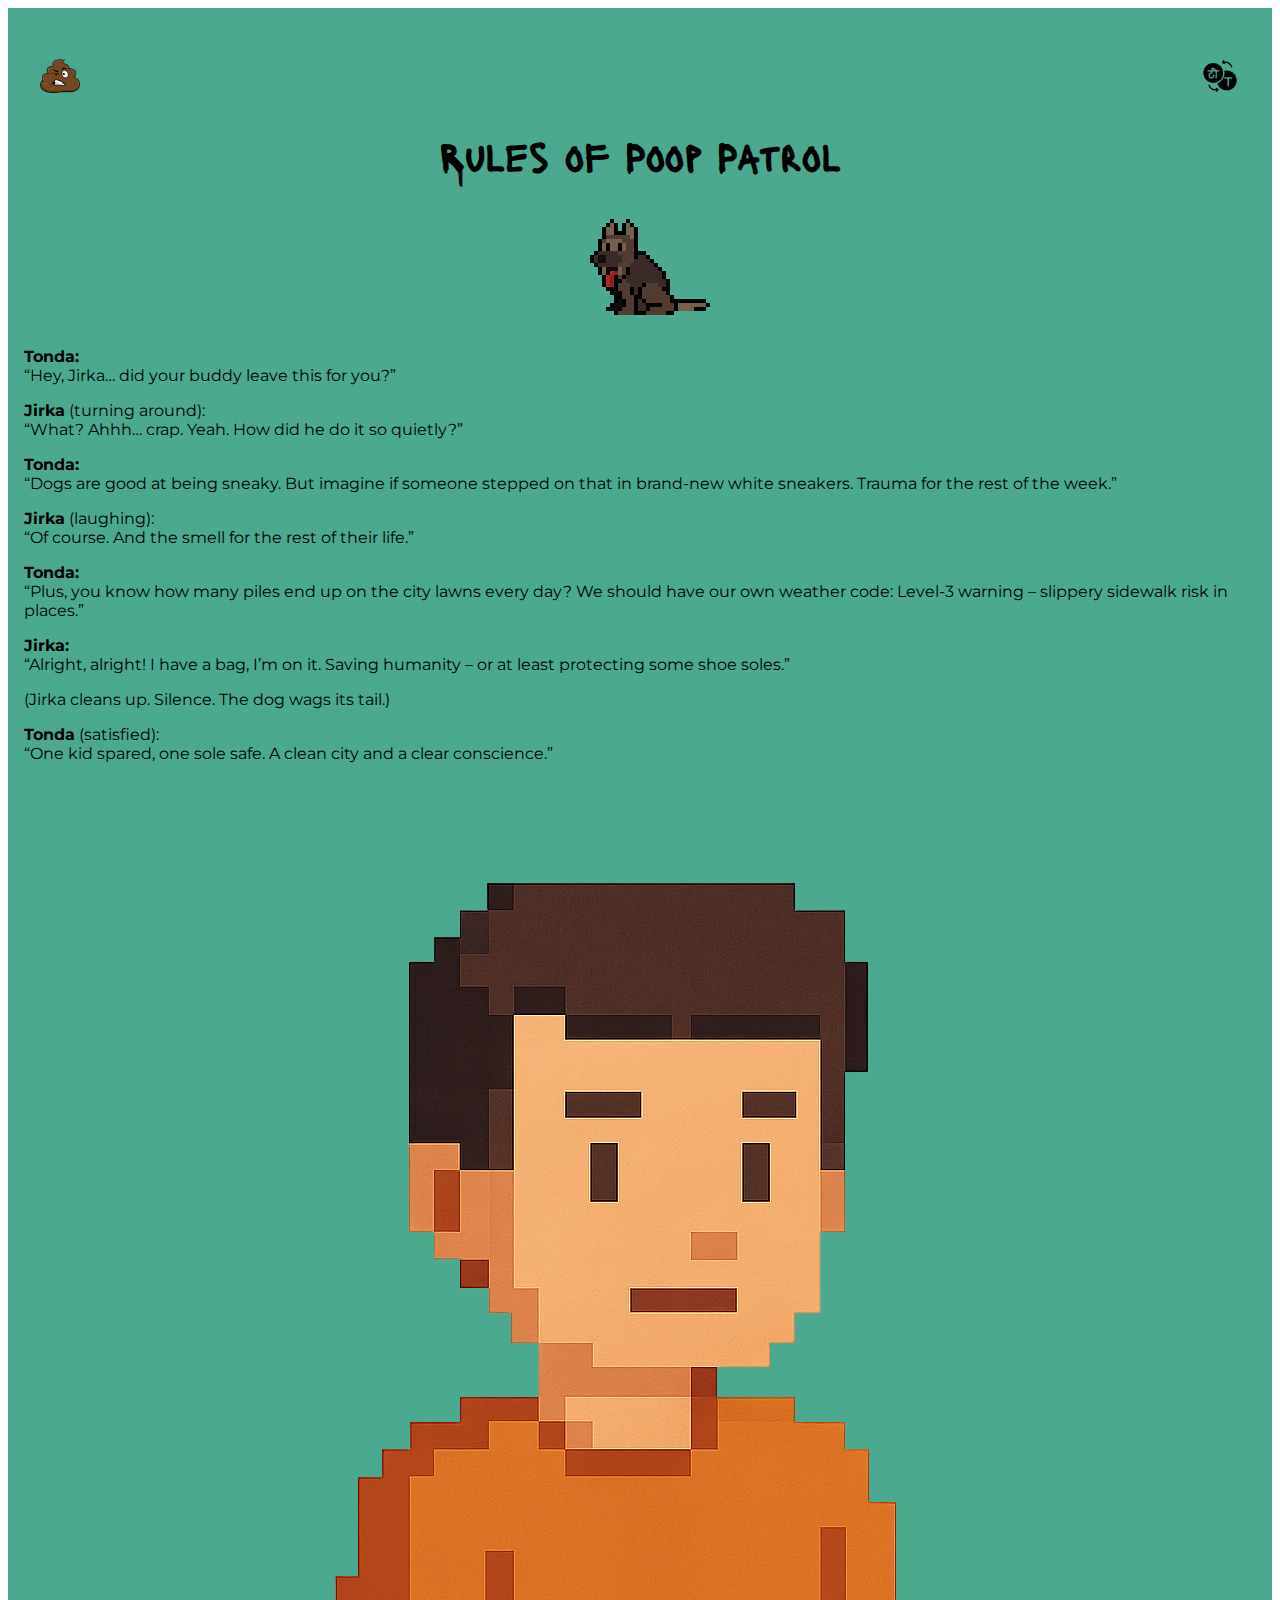
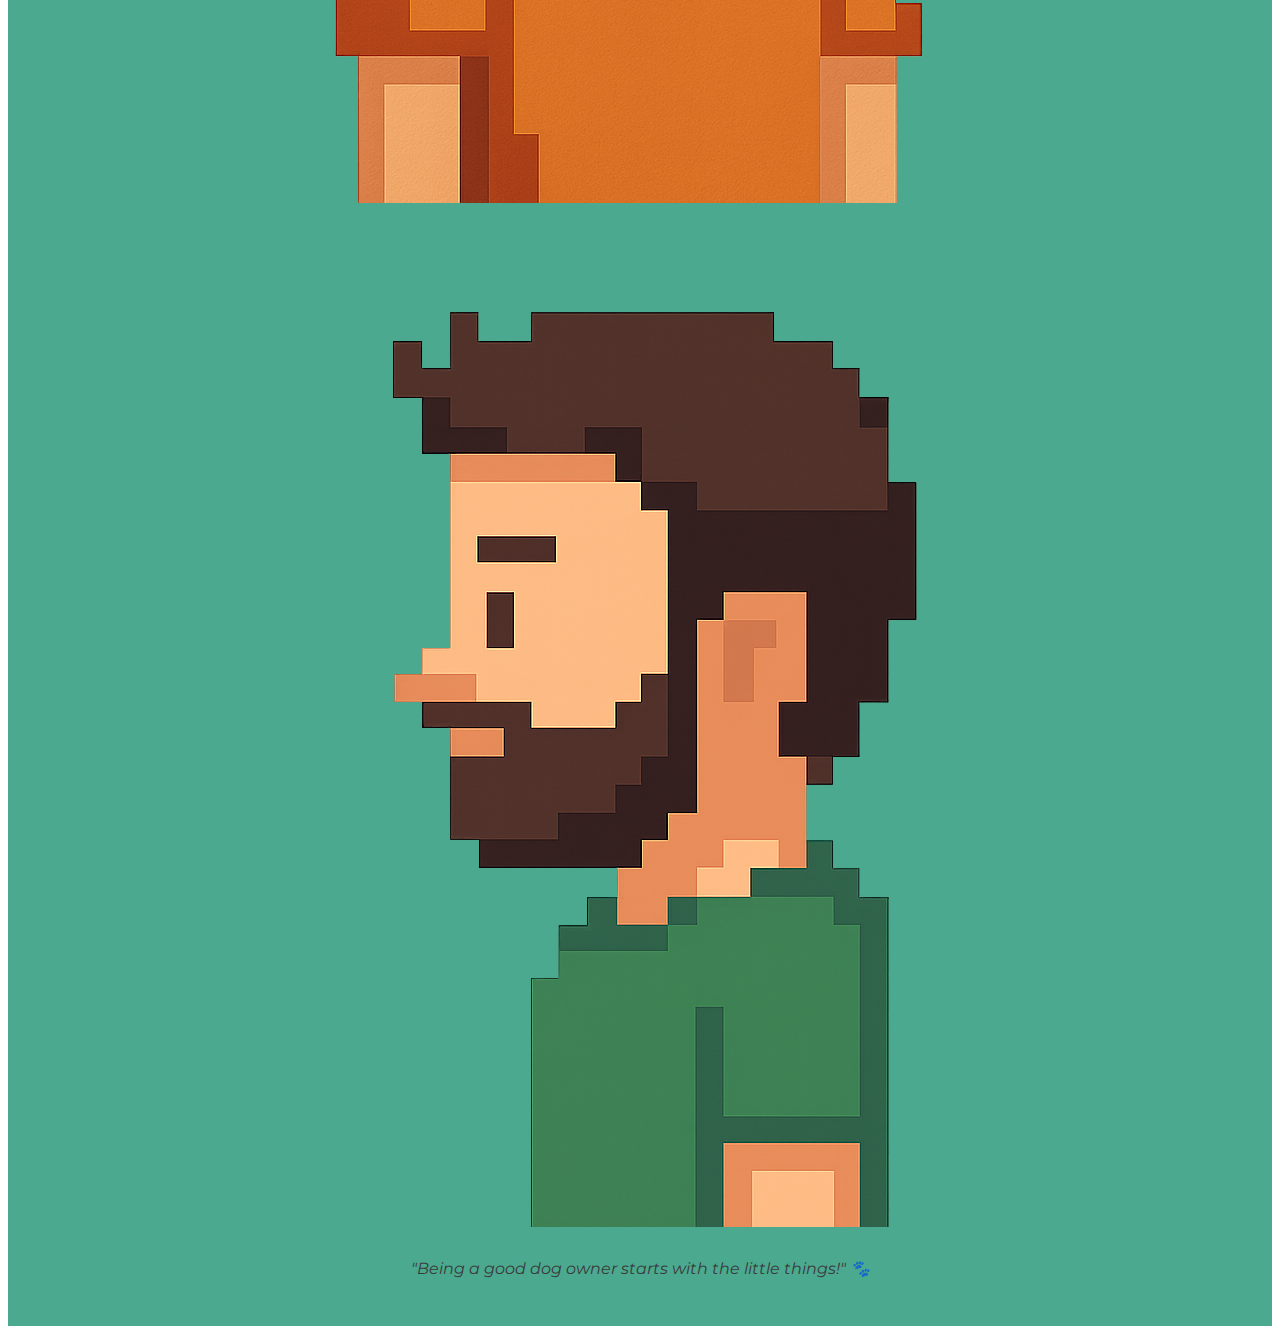
<file: educatinotext.html>
<!DOCTYPE html>
<html lang="en">
<head>
  <meta charset="UTF-8" />
  <meta name="viewport" content="width=device-width, initial-scale=1.0"/>
  <link rel="stylesheet" href="rulesScreen.css"/>
  <link rel="preconnect" href="https://fonts.googleapis.com" />
  <link rel="preconnect" href="https://fonts.gstatic.com" crossorigin />
  <link href="https://fonts.googleapis.com/css2?family=Lacquer&family=Lobster&family=Lora:ital@0;1&family=Montserrat:ital,wght@0,100..900;1,100..900&family=Playfair+Display:ital,wght@0,400..900;1,400..900&family=Reenie+Beanie&family=Roboto:ital,wght@0,100..900;1,100..900&display=swap" rel="stylesheet" />
  <title>Poop Patrol – Education</title>
</head>
<body>
  <main class="rules-screen">
    <!-- Back button -->
        <div class="rules-screen__top-bar">
            <button class="rules-screen__back-btn" onclick="history.back()" aria-label="Back to start screen">
                <img src="imgs/poop.png" alt="Back icon" class="rules-screen__back-icon" />
            </button>
            <button class="rules-screen__language-btn" aria-label="Change language">
                <img src="icons/convert.png" alt="Language icon" class="rules-screen__language-icon" />
            </button>

    </div>

    <!-- Title -->
    <h1 class="rules-screen__title">Rules of Poop Patrol</h1>

    <!-- image of our Hero -->
    <div class="sprite-dog"></div>

    <!-- dialog section -->
    <section class="rules-screen__dialogue">
        <p><strong>Tonda:</strong><br>“Hey, Jirka… did your buddy leave this for you?”</p>
    
        <p><strong>Jirka</strong> (turning around):<br>“What? Ahhh… crap. Yeah. How did he do it so quietly?”</p>
    
        <p><strong>Tonda:</strong><br>“Dogs are good at being sneaky. But imagine if someone stepped on that in brand-new white sneakers. Trauma for the rest of the week.”</p>
    
        <p><strong>Jirka</strong> (laughing):<br>“Of course. And the smell for the rest of their life.”</p>
    
        <p><strong>Tonda:</strong><br>“Plus, you know how many piles end up on the city lawns every day? We should have our own weather code: Level-3 warning – slippery sidewalk risk in places.”</p>
    
        <p><strong>Jirka:</strong><br>“Alright, alright! I have a bag, I’m on it. Saving humanity – or at least protecting some shoe soles.”</p>
    
        <p>(Jirka cleans up. Silence. The dog wags its tail.)</p>
    
        <p><strong>Tonda</strong> (satisfied):<br>“One kid spared, one sole safe. A clean city and a clear conscience.”</p>
    </section>

    <!-- image -->
     <img class="tonda" src="imgs/tonda.png" alt="Tonda">
     <img class="jirka" src="imgs/jirka.png" alt="Jirka">

    <!-- fun fact -->
    <p class="rules-screen__quote">"Being a good dog owner starts with the little things!" 🐾</p>
  </main>
</body>
</html>
</file>
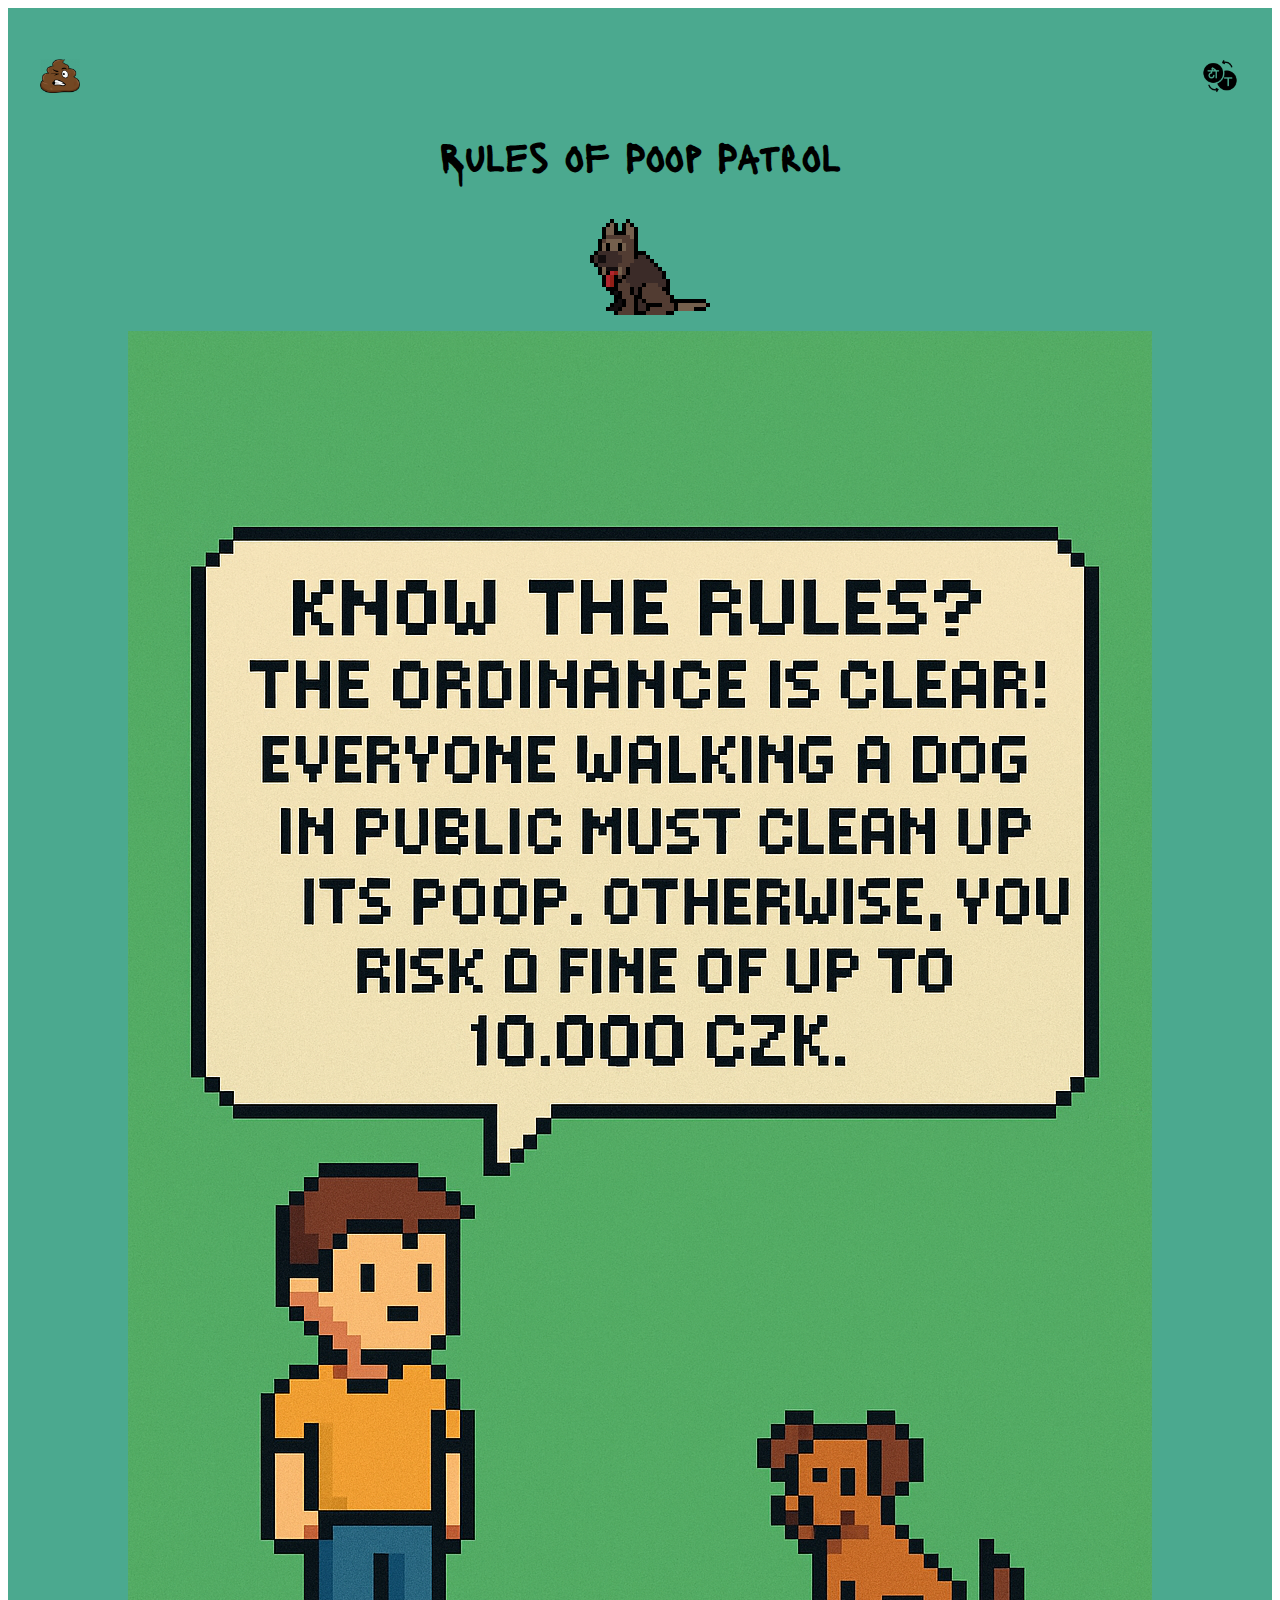
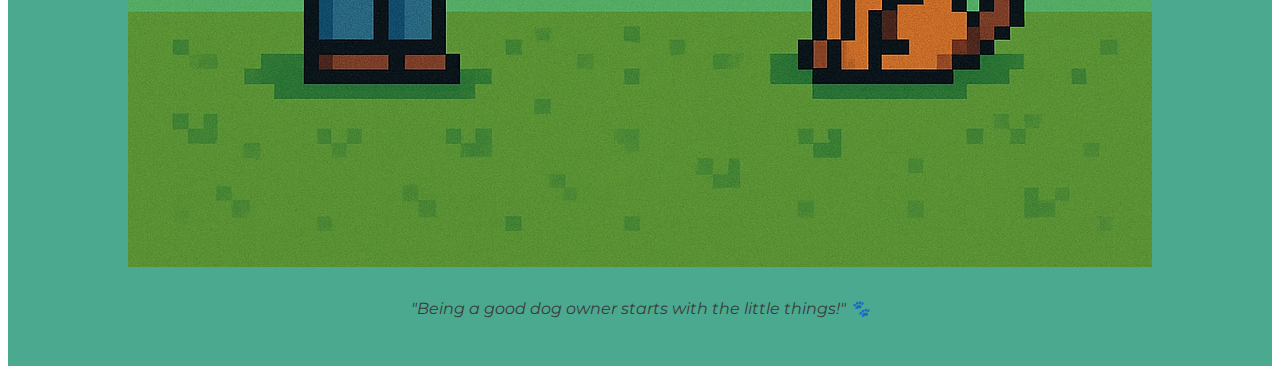
<file: educationImg.html>
<!DOCTYPE html>
<html lang="en">
<head>
  <meta charset="UTF-8" />
  <meta name="viewport" content="width=device-width, initial-scale=1.0"/>
  <link rel="stylesheet" href="rulesScreen.css"/>
  <link rel="preconnect" href="https://fonts.googleapis.com" />
  <link rel="preconnect" href="https://fonts.gstatic.com" crossorigin />
  <link href="https://fonts.googleapis.com/css2?family=Lacquer&family=Lobster&family=Lora:ital@0;1&family=Montserrat:ital,wght@0,100..900;1,100..900&family=Playfair+Display:ital,wght@0,400..900;1,400..900&family=Reenie+Beanie&family=Roboto:ital,wght@0,100..900;1,100..900&display=swap" rel="stylesheet" />
  <title>Poop Patrol – Education</title>
</head>
<body>
  <main class="rules-screen">
    <!-- Back button -->
        <div class="rules-screen__top-bar">
            <button class="rules-screen__back-btn" onclick="history.back()" aria-label="Back to start screen">
                <img src="imgs/poop.png" alt="Back icon" class="rules-screen__back-icon" />
            </button>
            <button class="rules-screen__language-btn" aria-label="Change language">
                <img src="icons/convert.png" alt="Language icon" class="rules-screen__language-icon" />
            </button>

    </div>

    <!-- Title -->
    <h1 class="rules-screen__title">Rules of Poop Patrol</h1>

    <!-- image of our Hero -->
    <div class="sprite-dog"></div>

    <!-- Educative img -->
    <img src="educative/rules.png" alt="rules">

    <!-- fun fact -->
    <p class="rules-screen__quote">"Being a good dog owner starts with the little things!" 🐾</p>
  </main>
</body>
</html>
</file>
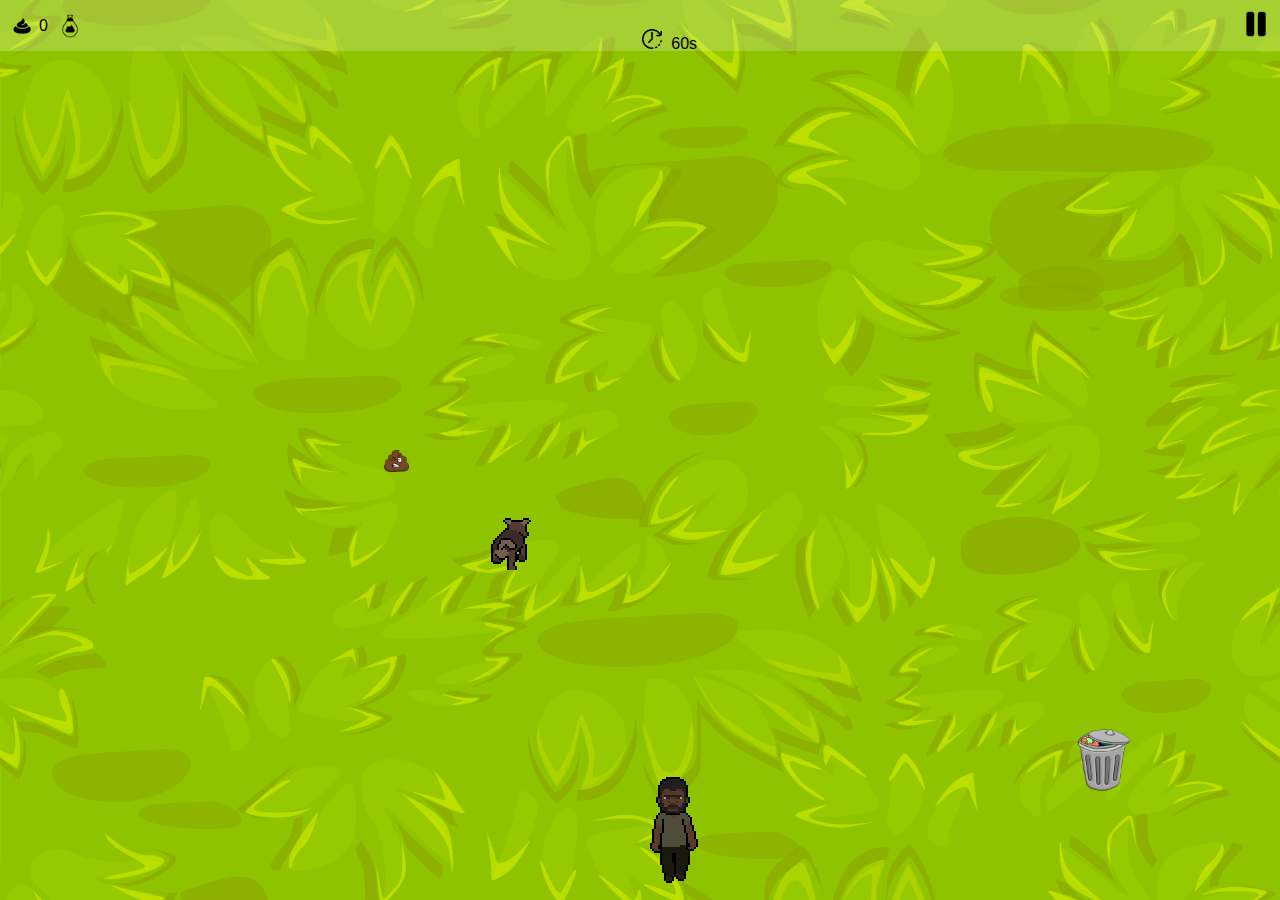
<file: game.html>
<!DOCTYPE html>
<html lang="en">
<head>
    <meta charset="UTF-8">
    <meta name="viewport" content="width=device-width, initial-scale=1.0">
    <link rel="stylesheet" href="game-style.css">
    <link rel="preconnect" href="https://fonts.googleapis.com">
<link rel="preconnect" href="https://fonts.gstatic.com" crossorigin>
<link href="https://fonts.googleapis.com/css2?family=Lacquer&family=Lobster&family=Lora:ital@0;1&family=Montserrat:ital,wght@0,100..900;1,100..900&family=Playfair+Display:ital,wght@0,400..900;1,400..900&family=Reenie+Beanie&family=Roboto:ital,wght@0,100..900;1,100..900&display=swap" rel="stylesheet">
    <title>Poop patrol</title>
</head>
<body>
    <div id="game-screen">

    <!-- Horný panel -->
    <div id="top-menu">
      <div class="menu-left">
        <!-- Počet hovienok -->
        <div class="poop-counter">
          <img src="icons/poop-icon.png" alt="Poop" />
          <span id="poop-count">0</span>
        </div>

        <!-- Ikona nesenia hovienka -->
        <div id="carrying-indicator" class="hidden">
          <img src="icons/poop-bag (1).png" alt="Bag with poop" />
        </div>
      </div>

      <!-- ⏱️ Časovač - nižšie kvôli výrezu -->
      <div class="menu-center">
        <div class="timer">
          <img src="icons/wall-clock.png" alt="Clock" />
          <span id="time-left">60</span>s
        </div>
      </div>

      <!-- ⏸️ Pauza -->
      <div class="menu-right">
        <button id="pause-button">
          <img src="icons/pause.png" alt="Pause" />
        </button>
      </div>
    </div>

    <!-- Tu neskôr pridáme herné objekty, ktoré sa budú hýbať -->
    <div id="game-area">
      <div id="dog" class="dog-walk-up dog-walk-left"></div>
      <div id="player"></div>
      <div class="poop"></div>
      <div id="trash-bin"></div>
    </div>

    <!-- Skryté menu pri pauze -->
    <div id="pause-menu" class="hidden">
      <!-- Obsah menu (tlačidlo pokračovať, znovu, atď.) -->
    </div>

    </div>
</body>
</html>
</file>
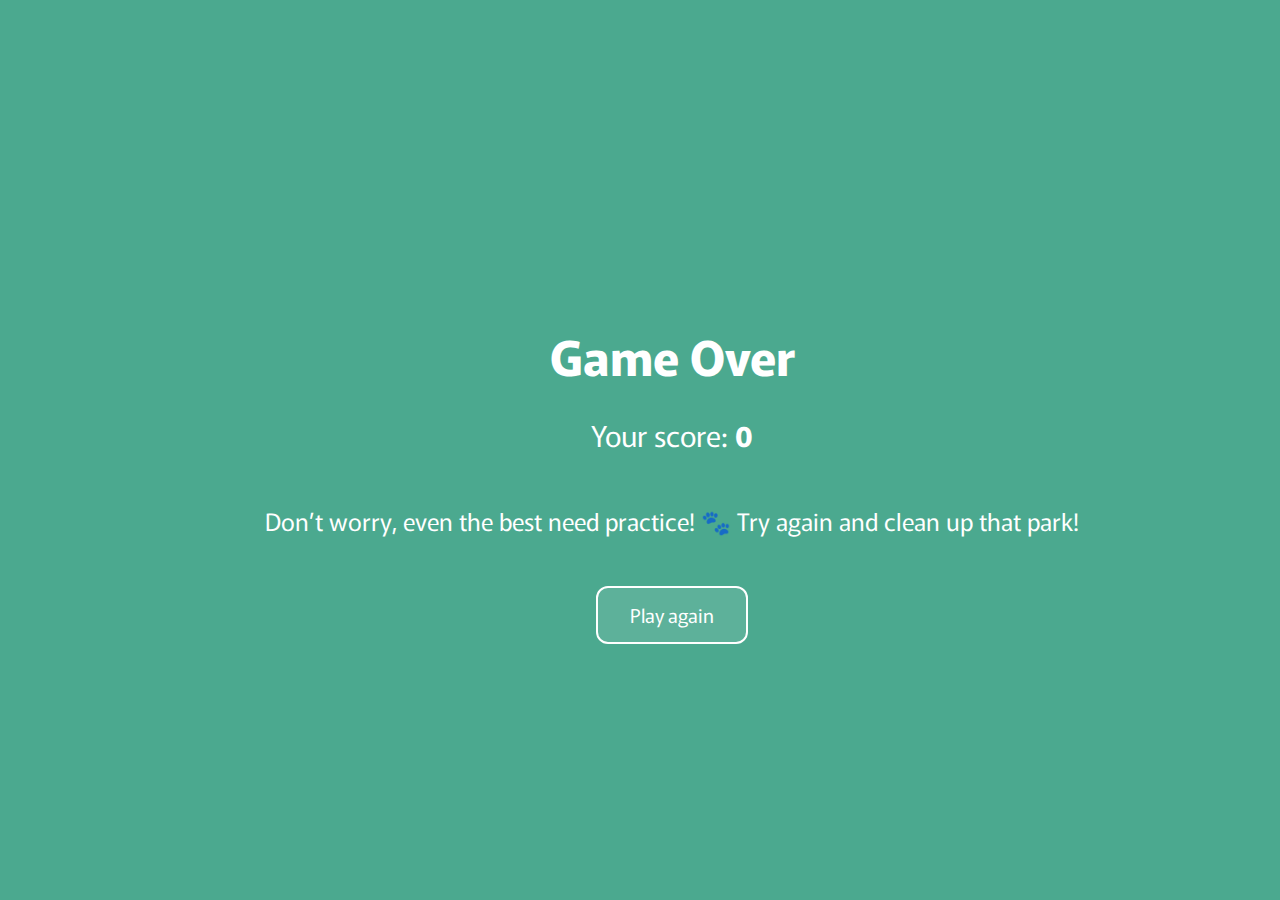
<file: gameOver.html>
<!DOCTYPE html>
<html lang="en">
<head>
    <meta charset="UTF-8">
    <meta name="viewport" content="width=device-width, initial-scale=1.0">
    <link rel="stylesheet" href="gameOver.css">
    <link href="https://fonts.googleapis.com/css2?family=Murecho:wght@400;700&display=swap" rel="stylesheet">
    <link rel="preconnect" href="https://fonts.googleapis.com">
<link rel="preconnect" href="https://fonts.gstatic.com" crossorigin>
<link href="https://fonts.googleapis.com/css2?family=Lacquer&family=Lobster&family=Lora:ital@0;1&family=Montserrat:ital,wght@0,100..900;1,100..900&family=Playfair+Display:ital,wght@0,400..900;1,400..900&family=Reenie+Beanie&family=Roboto:ital,wght@0,100..900;1,100..900&display=swap" rel="stylesheet">
    <title>Poop patrol</title>
</head>
<body>

<div class="gameover-screen">
  <h2 class="gameover-screen__title">Game Over</h2>

  <p class="gameover-screen__score">Your score: <span id="final-score">0</span></p>

  <p class="gameover-screen__message">Don’t worry, even the best need practice! 🐾 Try again and clean up that park!</p>

  <button class="gameover-screen__btn" aria-label="Play again">Play again</button>
</div>
</body>
</html>
</file>
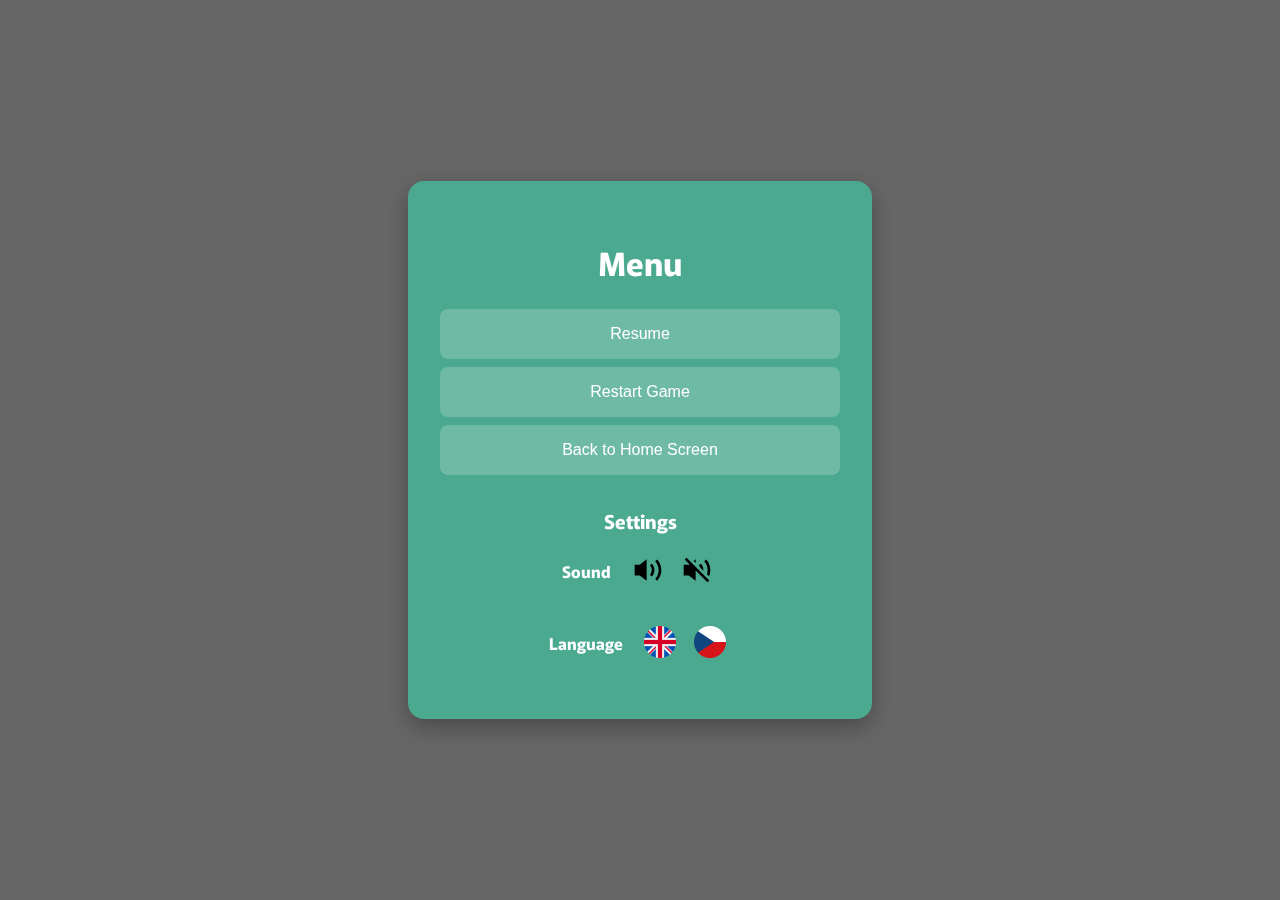
<file: pause-overlay.html>
<!DOCTYPE html>
<html lang="en">
<head>
    <meta charset="UTF-8">
    <meta name="viewport" content="width=device-width, initial-scale=1.0">
    <link rel="stylesheet" href="pause-overlay.css">
    <link href="https://fonts.googleapis.com/css2?family=Murecho:wght@400;700&display=swap" rel="stylesheet">
    <link rel="preconnect" href="https://fonts.googleapis.com">
<link rel="preconnect" href="https://fonts.gstatic.com" crossorigin>
<link href="https://fonts.googleapis.com/css2?family=Lacquer&family=Lobster&family=Lora:ital@0;1&family=Montserrat:ital,wght@0,100..900;1,100..900&family=Playfair+Display:ital,wght@0,400..900;1,400..900&family=Reenie+Beanie&family=Roboto:ital,wght@0,100..900;1,100..900&display=swap" rel="stylesheet">
    <title>Poop patrol</title>
</head>
<body>


<!-- Overlay pre pauzu -->
<div class="pause-overlay">
  <div class="pause-menu">
    <h2 class="pause-menu__title">Menu</h2>

    <button class="pause-menu__btn">Resume</button>
    <button class="pause-menu__btn">Restart Game</button>
    <button class="pause-menu__btn">Back to Home Screen</button>

    <div class="pause-menu__settings">
      <h3 class="pause-menu__subtitle">Settings</h3>

      <!-- Zvuk -->
      <div class="pause-menu__section">
        <p class="pause-menu__label">Sound</p>
        <button class="pause-menu__icon-btn" aria-label="Sound On">
          <img src="icons/sound-on.svg" alt="Sound On">
        </button>
        <button class="pause-menu__icon-btn" aria-label="Sound Off">
          <img src="icons/sound-off.svg" alt="Sound Off">
        </button>
      </div>

      <!-- Jazyk -->
      <div class="pause-menu__section">
        <p class="pause-menu__label">Language</p>
        <button class="pause-menu__icon-btn" aria-label="English">
          <img src="icons/united-kingdom.png" alt="English Flag">
        </button>
        <button class="pause-menu__icon-btn" aria-label="Čeština">
          <img src="icons/czech.png" alt="Czech Flag">
        </button>
      </div>
    </div>
  </div>
</div>

</body>
</html>
</file>
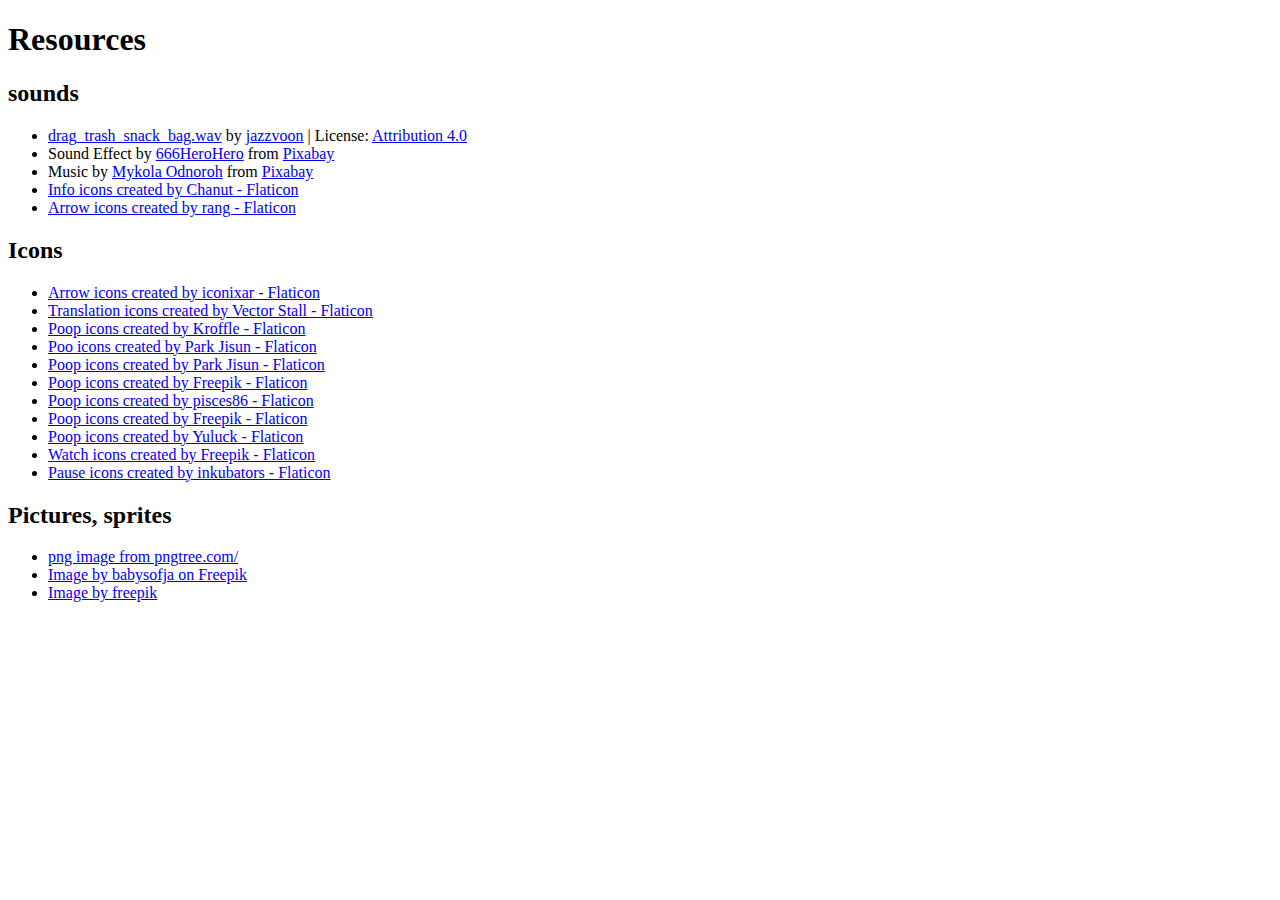
<file: resources.html>
<!DOCTYPE html>
<html lang="en">
<head>
    <meta charset="UTF-8">
    <meta name="viewport" content="width=device-width, initial-scale=1.0">
    <title>Document</title>
</head>
<body>

    <h1>Resources</h1>
    <h2>sounds</h2>
    <ul>
        <li><a href="https://freesound.org/people/jazzvoon/sounds/186543/">drag_trash_snack_bag.wav</a> by <a href="https://freesound.org/people/jazzvoon/">jazzvoon</a> | License: <a href="https://creativecommons.org/licenses/by/4.0/">Attribution 4.0</a></li>
        <li>Sound Effect by <a href="https://pixabay.com/users/666herohero-25759907/?utm_source=link-attribution&utm_medium=referral&utm_campaign=music&utm_content=149691">666HeroHero</a> from <a href="https://pixabay.com//?utm_source=link-attribution&utm_medium=referral&utm_campaign=music&utm_content=149691">Pixabay</a></li>
        <li>Music by <a href="https://pixabay.com/users/lkoliks-48415707/?utm_source=link-attribution&utm_medium=referral&utm_campaign=music&utm_content=330177">Mykola Odnoroh</a> from <a href="https://pixabay.com/music//?utm_source=link-attribution&utm_medium=referral&utm_campaign=music&utm_content=330177">Pixabay</a></li>
        <li><a href="https://www.flaticon.com/free-icons/info" title="info icons">Info icons created by Chanut - Flaticon</a></li>
        <li><a href="https://www.flaticon.com/free-icons/arrow" title="arrow icons">Arrow icons created by rang - Flaticon</a></li>
    </ul>

    <h2>Icons</h2>
    <ul>
        <li><a href="https://www.flaticon.com/free-icons/arrow" title="arrow icons">Arrow icons created by iconixar - Flaticon</a></li>
        <li><a href="https://www.flaticon.com/free-icons/translation" title="translation icons">Translation icons created by Vector Stall - Flaticon</a></li>
        <li><a href="https://www.flaticon.com/free-icons/poop" title="poop icons">Poop icons created by Kroffle - Flaticon</a></li>
        <li><a href="https://www.flaticon.com/free-icons/poo" title="poo icons">Poo icons created by Park Jisun - Flaticon</a></li>
        <li><a href="https://www.flaticon.com/free-icons/poop" title="poop icons">Poop icons created by Park Jisun - Flaticon</a></li>
        <li><a href="https://www.flaticon.com/free-icons/poop" title="poop icons">Poop icons created by Freepik - Flaticon</a></li>
        <li><a href="https://www.flaticon.com/free-icons/poop" title="poop icons">Poop icons created by pisces86 - Flaticon</a></li>
        <li><a href="https://www.flaticon.com/free-icons/poop" title="poop icons">Poop icons created by Freepik - Flaticon</a></li>
        <li><a href="https://www.flaticon.com/free-icons/poop" title="poop icons">Poop icons created by Yuluck - Flaticon</a></li>
        <li><a href="https://www.flaticon.com/free-icons/watch" title="watch icons">Watch icons created by Freepik - Flaticon</a></li>
        <li><a href="https://www.flaticon.com/free-icons/pause" title="pause icons">Pause icons created by inkubators - Flaticon</a></li>
    </ul>
    
    <h2>Pictures, sprites </h2>
    <ul>
        <li><a href='https://pngtree.com/freepng/comic-style-gray-trash-can_5962306.html'>png image from pngtree.com/</a></li>
        <li><a href="https://www.freepik.com/free-vector/seamless-textured-grass-natural-grass-pattern_11930799.htm">Image by babysofja on Freepik</a></li>
        <li><a href="https://www.freepik.com/free-ai-image/cartoon-snow-ground_371209700.htm">Image by freepik</a></li>
    </ul>
    
</body>
</html>
</file>
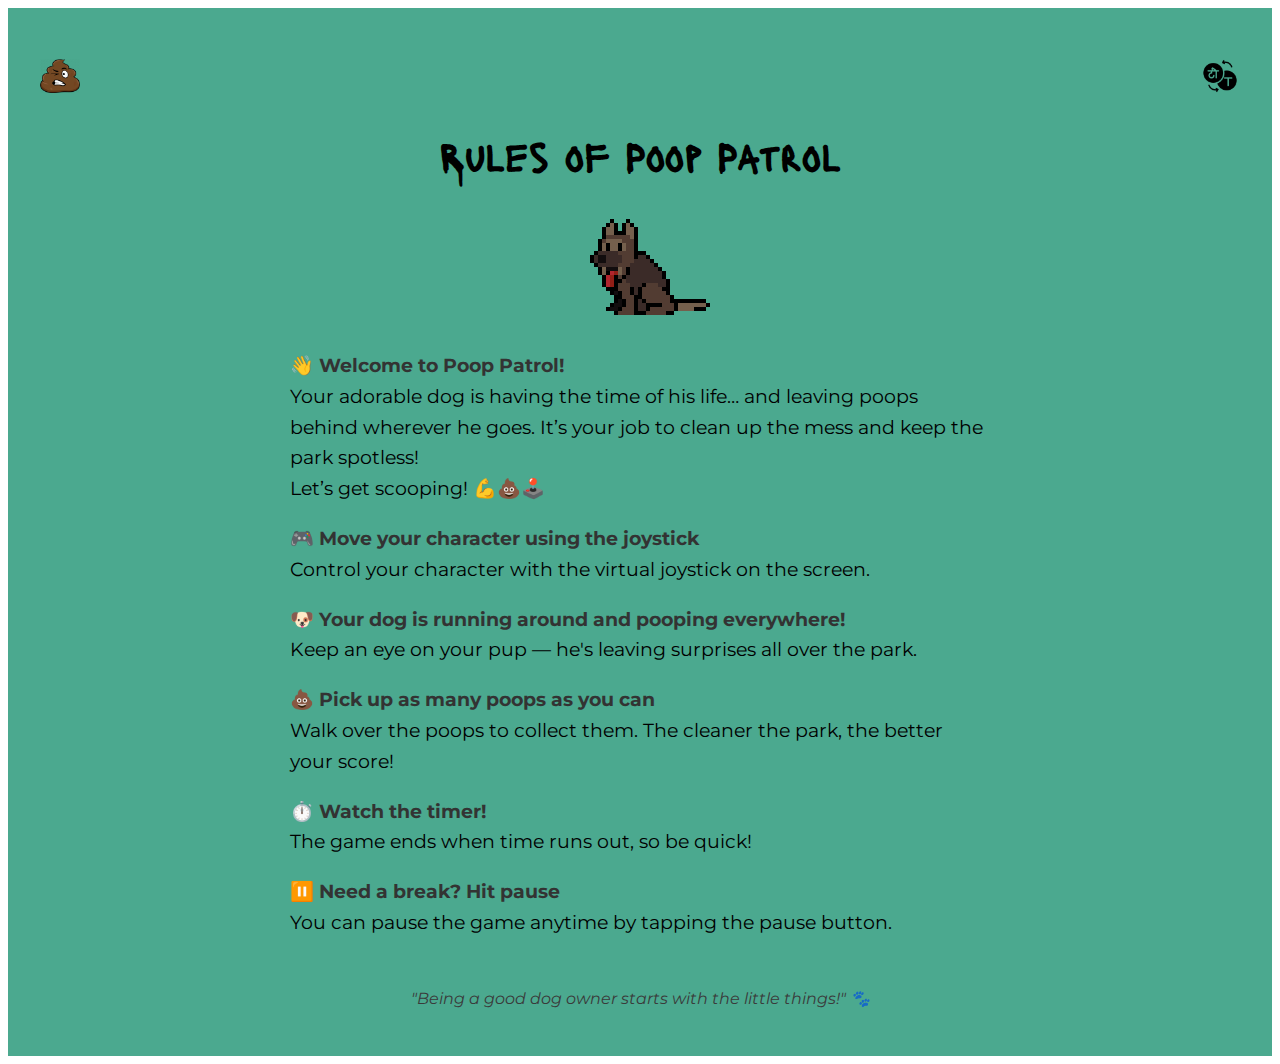
<file: rulesScreen.html>
<!DOCTYPE html>
<html lang="en">
<head>
  <meta charset="UTF-8" />
  <meta name="viewport" content="width=device-width, initial-scale=1.0"/>
  <link rel="stylesheet" href="rulesScreen.css"/>
  <link rel="preconnect" href="https://fonts.googleapis.com" />
  <link rel="preconnect" href="https://fonts.gstatic.com" crossorigin />
  <link href="https://fonts.googleapis.com/css2?family=Lacquer&family=Lobster&family=Lora:ital@0;1&family=Montserrat:ital,wght@0,100..900;1,100..900&family=Playfair+Display:ital,wght@0,400..900;1,400..900&family=Reenie+Beanie&family=Roboto:ital,wght@0,100..900;1,100..900&display=swap" rel="stylesheet" />
  <title>Poop Patrol – Rules</title>
</head>
<body>
  <main class="rules-screen">
    <!-- Back button -->
        <div class="rules-screen__top-bar">
            <button class="rules-screen__back-btn" onclick="history.back()" aria-label="Back to start screen">
                <img src="imgs/poop.png" alt="Back icon" class="rules-screen__back-icon" />
            </button>
            <button class="rules-screen__language-btn" aria-label="Change language">
                <img src="icons/convert.png" alt="Language icon" class="rules-screen__language-icon" />
            </button>

    </div>

    <!-- Title -->
    <h1 class="rules-screen__title">Rules of Poop Patrol</h1>

    <!-- image of our Hero -->
    <div class="sprite-dog"></div>

    <!-- Rules text -->
    <section class="rules-screen__content">
      <p>👋 <strong>Welcome to Poop Patrol!</strong><br>
        Your adorable dog is having the time of his life… and leaving poops behind wherever he goes.
        It’s your job to clean up the mess and keep the park spotless!<br>
        Let’s get scooping! 💪💩🕹️</p>

      <p>🎮 <strong>Move your character using the joystick</strong><br>
        Control your character with the virtual joystick on the screen.</p>

      <p>🐶 <strong>Your dog is running around and pooping everywhere!</strong><br>
        Keep an eye on your pup — he's leaving surprises all over the park.</p>

      <p>💩 <strong>Pick up as many poops as you can</strong><br>
        Walk over the poops to collect them. The cleaner the park, the better your score!</p>

      <p>⏱️ <strong>Watch the timer!</strong><br>
        The game ends when time runs out, so be quick!</p>

      <p>⏸️ <strong>Need a break? Hit pause</strong><br>
        You can pause the game anytime by tapping the pause button.</p>
    </section>

    <!-- fun fact -->
    <p class="rules-screen__quote">"Being a good dog owner starts with the little things!" 🐾</p>
  </main>
</body>
</html>
</file>
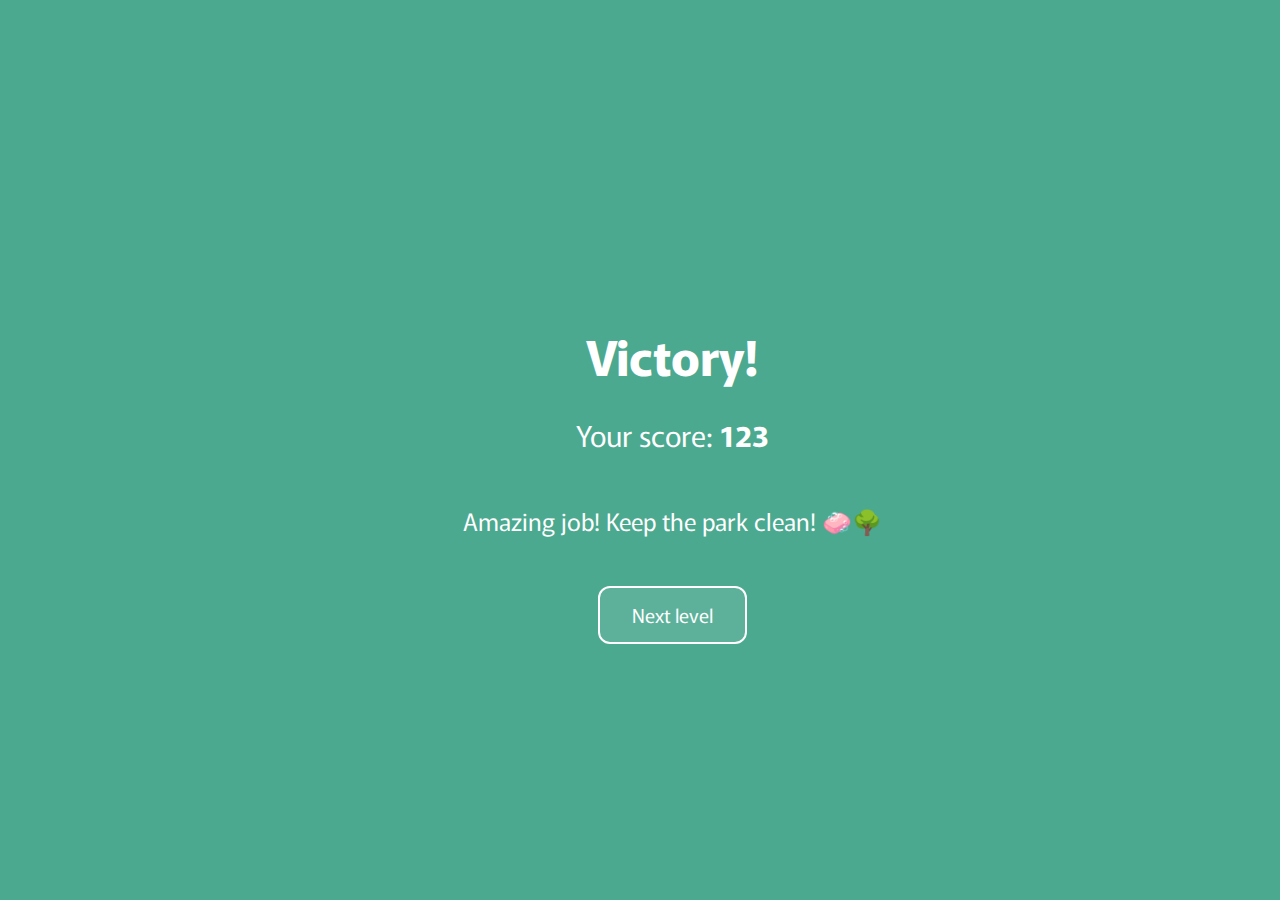
<file: victoryScreen.html>
<!DOCTYPE html>
<html lang="en">
<head>
    <meta charset="UTF-8">
    <meta name="viewport" content="width=device-width, initial-scale=1.0">
    <link rel="stylesheet" href="victory.css">
    <link href="https://fonts.googleapis.com/css2?family=Murecho:wght@400;700&display=swap" rel="stylesheet">
    <link rel="preconnect" href="https://fonts.googleapis.com">
<link rel="preconnect" href="https://fonts.gstatic.com" crossorigin>
<link href="https://fonts.googleapis.com/css2?family=Lacquer&family=Lobster&family=Lora:ital@0;1&family=Montserrat:ital,wght@0,100..900;1,100..900&family=Playfair+Display:ital,wght@0,400..900;1,400..900&family=Reenie+Beanie&family=Roboto:ital,wght@0,100..900;1,100..900&display=swap" rel="stylesheet">
    <title>Poop patrol</title>
</head>
<body>

<div class="victory-screen">
  <h2 class="victory-screen__title">Victory!</h2>
  
  <p class="victory-screen__score">Your score: <span id="score-value">123</span></p>

  <p class="victory-screen__message">Amazing job! Keep the park clean! 🧼🌳</p>

  <button class="victory-screen__btn" aria-label="Next level">Next level</button>
</div>

</body>
</html>
</file>
<file: rulesScreen.css>
.rules-screen {
  background-color: #4ba98f;
  min-height: 100vh;
  padding: 2rem 1rem;
  font-family: 'Montserrat', sans-serif;
  display: flex;
  flex-direction: column;
  align-items: center;
}

.rules-screen__top-bar {
  width: 100%;
  display: flex;
  justify-content: space-between;
  align-items: center;
}

.rules-screen__back-btn,
.rules-screen__language-btn {
  background: none;
  border: none;
  padding: 1rem;
}

.rules-screen__back-icon,
.rules-screen__language-icon {
  width: 40px;
  height: auto;
}

.rules-screen__title {
  font-family: 'Lacquer', cursive;
  font-size: 2.5rem;
  margin-top: 1rem;
  margin-bottom: 1rem;
  text-align: center;
}

.sprite-dog {
  width: 164px;
  height: 136px;
  background-image: url('imgs/idle.png'); 
  background-repeat: no-repeat;
  background-position-x: 0;
  background-size: auto;    
}

.rules-screen__content {
  max-width: 700px;
  text-align: left;
}

.rules-screen__content p {
  font-size: 1.2rem;
  line-height: 1.6;
  margin: 1.2rem 0;
}

.rules-screen__content strong {
  color: #333;
  font-weight: bold;
}

.rules-screen__quote {
  font-style: italic;
  margin-top: 2rem;
  color: #3a3a3a;
}
</file>
<file: gameOver.css>
.gameover-screen {
  position: fixed;
  top: 0;
  left: 0;
  width: 100%;
  height: 100%;
  background-color: #4ba98f; /* naša zelená farba */
  display: flex;
  flex-direction: column;
  justify-content: center;
  align-items: center;
  gap: 1.5rem;
  padding: 2rem;
  color: white;
  font-family: 'Murecho', sans-serif;
  z-index: 9999;
  text-align: center;
}

.gameover-screen__title {
  font-size: 3rem;
  margin: 0;
}

.gameover-screen__score {
  font-size: 1.8rem;
  margin: 0;
}

#final-score {
  font-weight: bold;
}

.gameover-screen__message {
  font-size: 1.5rem;
  max-width: 80%;
}

.gameover-screen__btn {
  background-color: rgba(255, 255, 255, 0.1);
  border: 2px solid white;
  border-radius: 12px;
  padding: 0.8rem 2rem;
  color: white;
  font-size: 1.2rem;
  font-family: 'Murecho', sans-serif;
  cursor: pointer;
  transition: all 0.2s ease;
}

.gameover-screen__btn:hover {
  background-color: rgba(255, 255, 255, 0.25);
  transform: scale(1.05);
}
</file>
<file: pause-overlay.css>
/* Globálne nastavenie fontu */
body {
  font-family: 'Murecho', sans-serif;
}

/* Overlay */
.pause-overlay {
  position: fixed;
  top: 0;
  left: 0;
  width: 100%;
  height: 100%;
  background-color: rgba(0, 0, 0, 0.6);
  display: flex;
  justify-content: center;
  align-items: center;
  z-index: 999;
}

/* Menu box */
.pause-menu {
  background-color: #4ba98f;
  padding: 2rem;
  border-radius: 16px;
  width: 90%;
  max-width: 400px;
  box-shadow: 0 8px 24px rgba(0, 0, 0, 0.3);
  text-align: center;
  color: white;
  font-family: 'Murecho', sans-serif;
}

/* Nadpis */
.pause-menu__title {
  font-size: 2rem;
  margin-bottom: 1.5rem;
  font-weight: 700;
}

/* Tlačidlá */
.pause-menu__btn {
  display: block;
  width: 100%;
  background: rgba(255, 255, 255, 0.2);
  color: white;
  border: none;
  border-radius: 8px;
  padding: 1rem;
  margin: 0.5rem 0;
  font-size: 1rem;
  cursor: pointer;
  transition: background 0.2s ease;
}

.pause-menu__btn:hover {
  background: rgba(255, 255, 255, 0.3);
}

/* Nastavenia vycentrované */
.pause-menu__settings {
  margin-top: 2rem;
  text-align: center;
}

.pause-menu__subtitle {
  font-size: 1.2rem;
  margin-bottom: 0.5rem;
  font-weight: 700;
}

.pause-menu__section {
  display: flex;
  justify-content: center;
  align-items: center;
  margin-bottom: 1rem;
  gap: 0.5rem;
}

.pause-menu__label {
  font-weight: bold;
  margin-right: 0.5rem;
}

/* Ikonky ako buttony */
.pause-menu__icon-btn {
  background: none;
  border: none;
  cursor: pointer;
  padding: 0.3rem;
}

.pause-menu__icon-btn img {
  width: 32px;
  height: 32px;
}

.pause-menu__icon-btn:hover img {
  filter: brightness(1.2);
  transform: scale(1.1);
  transition: all 0.2s ease;
}

/* Aktívna (označená) ikonka */
.pause-menu__icon-btn--active img {
  outline: 2px solid white;
  border-radius: 8px;
  background-color: rgba(255, 255, 255, 0.2);
  padding: 4px;
}
</file>
<file: victory.css>
.victory-screen {
  position: fixed;
  top: 0;
  left: 0;
  width: 100%;
  height: 100%;
  background-color: #4ba98f; /* naša obľúbená zelená */
  display: flex;
  flex-direction: column;
  justify-content: center;
  align-items: center;
  gap: 1.5rem;
  padding: 2rem;
  color: white;
  font-family: 'Murecho', sans-serif;
  z-index: 9999;
  text-align: center;
}

.victory-screen__title {
  font-size: 3rem;
  margin: 0;
}

.victory-screen__score {
  font-size: 1.8rem;
  margin: 0;
}

#score-value {
  font-weight: bold;
}

.victory-screen__message {
  font-size: 1.5rem;
  max-width: 80%;
}

.victory-screen__btn {
  background-color: rgba(255, 255, 255, 0.1);
  border: 2px solid white;
  border-radius: 12px;
  padding: 0.8rem 2rem;
  color: white;
  font-size: 1.2rem;
  font-family: 'Murecho', sans-serif;
  cursor: pointer;
  transition: all 0.2s ease;
}

.victory-screen__btn:hover {
  background-color: rgba(255, 255, 255, 0.25);
  transform: scale(1.05);
}
</file>
<file: game-style.css>
/* Reset a základné nastavenia */
* {
  margin: 0;
  padding: 0;
  box-sizing: border-box;
}

body, html {
  height: 100%;
  font-family: 'Arial', sans-serif;
  color: #000; /* Čierny text */
}

/* Herná obrazovka */
#game-screen {
  position: relative;
  width: 100vw;
  height: 100vh;
  background-image: url('imgs/Cartoon_green_texture_grass.jpg'); /* Nahraď cestou k tvojmu obrázku */
  background-size: cover;
  background-position: center;
  overflow: hidden;
}

/* Horné menu */
#top-menu {
  position: absolute;
  top: 0;
  width: 100%;
  padding: 10px;
  display: flex;
  justify-content: space-between;
  align-items: center;
  background: rgba(255, 255, 255, 0.2); /* Polopriehľadné pozadie pre lepšiu čitateľnosť */
}

/* Ľavá časť menu */
.menu-left {
  display: flex;
  align-items: center;
}

.poop-counter, #carrying-indicator {
  display: flex;
  align-items: center;
  margin-right: 10px;
}

.poop-counter img, #carrying-indicator img {
  width: 24px;
  height: 24px;
  margin-right: 5px;
}

/* Stredná časť menu */
.menu-center {
  position: relative;
  top: 15px; /* Posunutie nadol kvôli výrezu na mobiloch */
  display: flex;
  align-items: center;
}

.timer img {
  width: 20px;
  height: 20px;
  margin-right: 5px;
}

/* Pravá časť menu */
.menu-right {
  display: flex;
  align-items: center;
}

#pause-button {
  background: none;
  border: none;
  cursor: pointer;
}

#pause-button img {
  width: 28px;
  height: 28px;
}

/* Skryté prvky */
.hidden {
  display: none;
}

/* herne prvky */

#dog {
  position: absolute;
  left: 40%;
  top: 60%;
  width: 164px;
  height: 136px;
  background-image: url('imgs/combined_spritesheet.png');
  background-repeat: no-repeat;
  background-position: 0 0;
  background-size: 1312px 1224px;
  /* takto zmensime psika o polovicu */
  transform: translate(-50%, -50%) scale(0.5);
  will-change: background-position;
}

/* ClassName pre pohyb psa */
.dog-walk-up {
    animation: dogWalkUp 0.8s steps(8) infinite;
}

.dog-walk-up-right {
  animation: dogWalkUpRight 0.8s steps(8) infinite;
  background-position: 0 0;
}

.dog-walk-up-left {
  animation: dogWalkUpLeft 0.8s steps(8) infinite;
  background-position: 0 -136px;
}

.dog-walk-up {
  animation: dogWalkUp 0.8s steps(8) infinite;
  background-position: 0 -272px;
}

.dog-walk-right {
  animation: dogWalkRight 0.8s steps(8) infinite;
  background-position: 0 -408px;
}

.dog-walk-left {
  animation: dogWalkLeft 0.8s steps(8) infinite;
  background-position: 0 -544px;
}

.dog-walk-down-right {
  animation: dogWalkDownRight 0.8s steps(8) infinite;
  background-position: 0 -680px;
}

.dog-walk-down-left {
  animation: dogWalkDownLeft 0.8s steps(8) infinite;
  background-position: 0 -816px;
}

.dog-walk-down {
  animation: dogWalkDown 0.8s steps(8) infinite;
  background-position: 0 -952px;
}

.dog-sit {
  animation: dogSit 0.8s steps(8) infinite;
  background-position: 0 -1088px;
}


/* Animacie pre pohyby psa */

@keyframes dogWalkUpRight {
  from { background-position: 0    0; }
  to   { background-position: -1312px    0; }
}

@keyframes dogWalkUpLeft {
  from { background-position: 0   -136px; }
  to   { background-position: -1312px  -136px; }
}

@keyframes dogWalkUp {
  from { background-position: 0   -272px; }
  to   { background-position: -1312px  -272px; }
}

@keyframes dogWalkRight {
  from { background-position: 0   -408px; }
  to   { background-position: -1312px  -408px; }
}

@keyframes dogWalkLeft {
  from { background-position: 0   -544px; }
  to   { background-position: -1312px  -544px; }
}

@keyframes dogWalkDownRight {
  from { background-position: 0   -680px; }
  to   { background-position: -1312px  -680px; }
}

@keyframes dogWalkDownLeft {
  from { background-position: 0   -816px; }
  to   { background-position: -1312px  -816px; }
}

@keyframes dogWalkDown {
  from { background-position: 0   -952px; }
  to   { background-position: -1312px  -952px; }
}

@keyframes dogSit {
  from { background-position: 0  -1088px; }
  to   { background-position: -1312px -1088px; }
}

/* Kôš */
#trash-bin {
  position: absolute;
  bottom: 10%;
  right: 10%;
  width: 100px;
  height: 100px;
  background-image: url('imgs/—Pngtree—comic\ style\ gray\ trash\ can_5962306.png');
  background-size: contain;
  background-repeat: no-repeat;
}

.poop {
  position: absolute;
  left: 30%;
  top: 50%;
  width: 25px;
  height: 25px;
  background-image: url('imgs/poop.png');
  background-size: contain;
  background-repeat: no-repeat;
}

/*Panáčik */
#player {
  position: absolute;
  left: 50%;
  top: 85%;
  width: 68px; /* uprav podľa veľkosti jedného frame */
  height: 126px;
  background-image: url('imgs/down1.png');
  background-position: 0 0;
  background-repeat: no-repeat;
  background-size: auto; /* necháme to ako originál */
}
</file>
